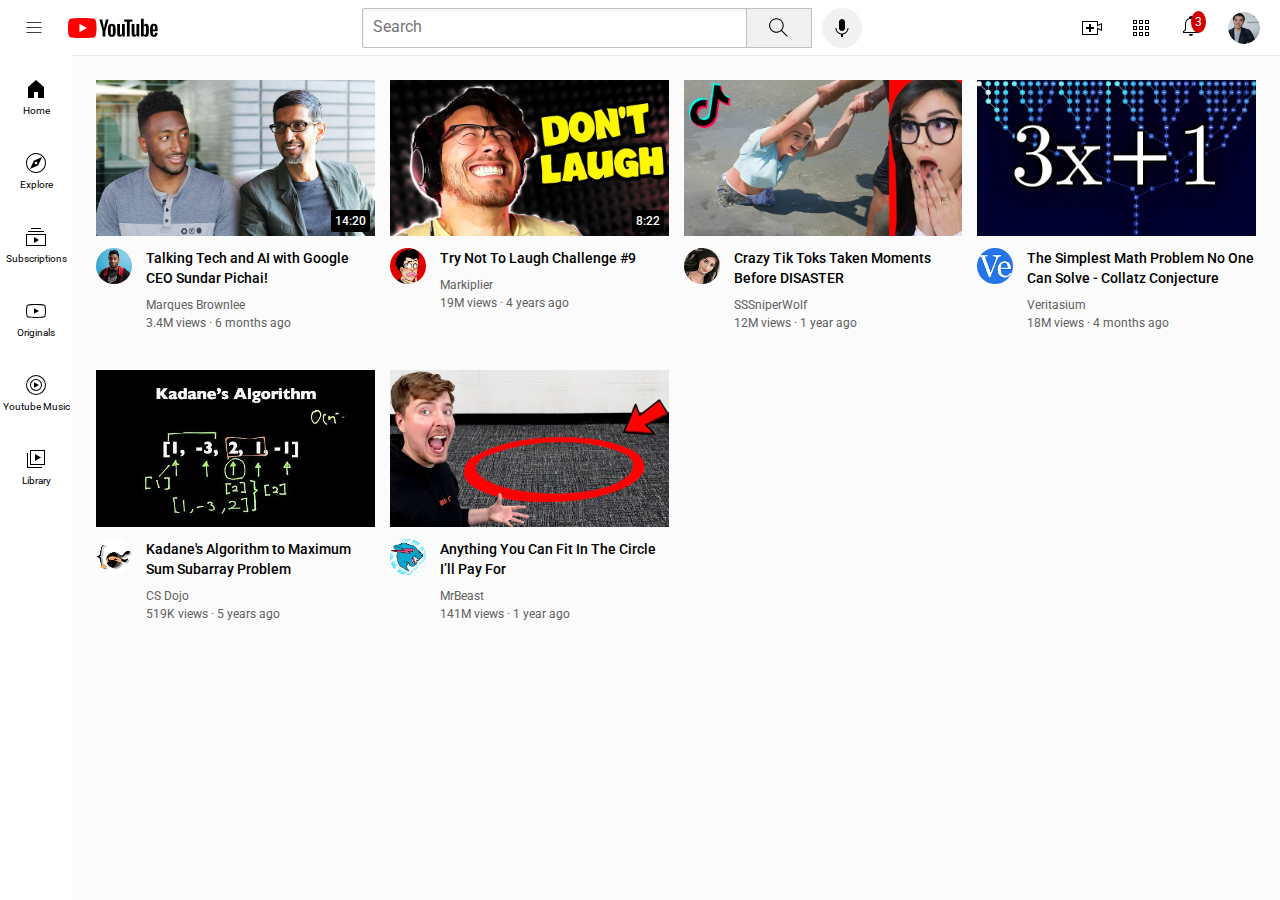
<file: index.html>
<!DOCTYPE html>
<html>
  <head>
    <title>Youtube</title>
    <link rel="preconnect" href="https://fonts.googleapis.com">
    <link rel="preconnect" href="https://fonts.gstatic.com" crossorigin>
    <link href="https://fonts.googleapis.com/css2?family=Roboto:wght@400;500;700&display=swap" rel="stylesheet">
    <link rel="stylesheet" href="styles/video.css">
    <link rel="stylesheet" href="styles/header.css">
    <link rel="stylesheet" href="styles/general.css">
    <link rel="stylesheet" href="styles/sidebar.css">

  </head>
  <body>

    <div class="header">
      <div class="left-section">
        <img class="hamburger-menu" src="icons/hamburger-menu.svg">
        <img class="youtube-logo" src="icons/youtube-logo.svg">
      </div>
      <div class="middle-section">
        <input class="search-bar" type="text" placeholder="Search">
        <button class="search-button">
          <img class="search-icon" src="icons/search.svg">
          <div class="tooltip">Search</div>
        </button>
        <button class="voice-search-button">
          <img class="voice-search-icon" src="icons/voice-search-icon.svg">
          <div class="tooltip">Search with your voice</div>
        </button>
      </div>    
      <div class="right-section">
        <div class="upload-icon-container">
          <img class="upload-icon" src="icons/upload.svg">
          <div class="tooltip">Create</div>
        </div>
        <img class="youtube-apps-icon" src="icons/youtube-apps.svg">
        <div class="notifications-icon-container">
          <img class="notifications-icon" src="icons/notifications.svg">
          <div class="notifications-icon-count">3</div>
        </div>
        <img class="current-user-picture" src="channel-pictures/my-channel.jpeg">
      </div>
    </div>

    <div class="side-bar">
      <div class="side-bar-link">
        <img class="" src="icons/home.svg">
        <div>Home</div>
      </div>
      <div class="side-bar-link">
        <img class="" src="icons/explore.svg">
        <div>Explore</div>
      </div>
      <div class="side-bar-link">
        <img class="" src="icons/subscriptions.svg">
        <div>Subscriptions</div>
      </div>
      <div class="side-bar-link">
        <img class="" src="icons/originals.svg">
        <div>Originals</div>
      </div>
      <div class="side-bar-link">
        <img class="" src="icons/youtube-music.svg">
        <div>Youtube Music</div>
      </div>
      <div class="side-bar-link">
        <img class="" src="icons/library.svg">
        <div>Library</div>
      </div>
    </div>

    <div class="video-grid">

      <div class="video-preview">
        <div class="thumbnail-row">
          <a target="_blank" class="thumbnail-link" href="https://www.youtube.com/watch?v=n2RNcPRtAiY"></a>
          <img src="thumbnails/thumbnail-1.webp" class="thumbnail">
          <div class="video-time">14:20</div>
        </div>
        <div class="video-info-grid">
          <div class="channel-picture"> 
            <img class="profile-picture" src="channel-pictures/channel-1.jpeg"> 
          </div>
          <div class="video-info">
            <a target="_blank" class="thumbnail-link" href="https://www.youtube.com/watch?v=n2RNcPRtAiY"></a>
            <p class="video-title">
              Talking Tech and AI with Google CEO Sundar Pichai! 
            </p>
            <p class="video-author">
              Marques Brownlee 
            </p>
            <p class="video-stats">
              3.4M views · 6 months ago
            </p>
          </div>
        </div>
      </div>
  
      <div class="video-preview">
        <div class="thumbnail-row">
          <div class="video-time">8:22</div>
          <a target="_blank" class="thumbnail-link" href="https://www.youtube.com/watch?v=mP0RAo9SKZk"></a>
          <img class="thumbnail" src="thumbnails/thumbnail-2.webp">
        </div>
        <div class="video-info-grid">
          <div class="channel-picture">
            <img class="profile-picture" src="channel-pictures/channel-2.jpeg">
          </div>
          <div class="video-info">
            <a target="_blank" class="thumbnail-link" href="https://www.youtube.com/watch?v=mP0RAo9SKZk"></a>
            <p class="video-title">
              Try Not To Laugh Challenge #9
            </p>
            <p class="video-author">
              Markiplier
            </p>
            <p class="video-stats">
              19M views · 4 years ago
            </p>
          </div>
        </div>
      </div>
  
      <div class="video-preview">
        <div class="thumbnail-row">
          <img src="thumbnails/thumbnail-3.webp" class="thumbnail">
        </div>
        <div class="video-info-grid">
          <div class="channel-picture"> 
            <img class="profile-picture" src="channel-pictures/channel-3.jpeg"> 
          </div>
          <div class="video-info">
            <p class="video-title">
              Crazy Tik Toks Taken Moments Before DISASTER
            </p>
            <p class="video-author">
              SSSniperWolf
            </p>
            <p class="video-stats">
              12M views · 1 year ago
            </p>
          </div>
        </div>
      </div>
  
      <div class="video-preview">
        <div class="thumbnail-row">
          <img class="thumbnail" src="thumbnails/thumbnail-4.webp">
        </div>
        <div class="video-info-grid">
          <div class="channel-picture">
            <img class="profile-picture" src="channel-pictures/channel-4.jpeg">
          </div>
          <div class="video-info">
            <p class="video-title">
              The Simplest Math Problem No One Can Solve - Collatz Conjecture
            </p>
            <p class="video-author">
              Veritasium
            </p>
            <p class="video-stats">
              18M views · 4 months ago
            </p>
          </div>
        </div>
      </div>
  
      <div class="video-preview">
        <div class="thumbnail-row">
          <img src="thumbnails/thumbnail-5.webp" class="thumbnail">
        </div>
        <div class="video-info-grid">
          <div class="channel-picture"> 
            <img class="profile-picture" src="channel-pictures/channel-5.jpeg"> 
          </div>
          <div class="video-info">
            <p class="video-title">
              Kadane's Algorithm to Maximum Sum Subarray Problem
            </p>
            <p class="video-author">
              CS Dojo
            </p>
            <p class="video-stats">
              519K views · 5 years ago
            </p>
          </div>
        </div>
      </div>
  
      <div class="video-preview">
        <div class="thumbnail-row">
          <img class="thumbnail" src="thumbnails/thumbnail-6.webp">
        </div>
        <div class="video-info-grid">
          <div class="channel-picture">
            <img class="profile-picture" src="channel-pictures/channel-6.jpeg">
          </div>
          <div class="video-info">
            <p class="video-title">
              Anything You Can Fit In The Circle I’ll Pay For
            </p>
            <p class="video-author">
              MrBeast
            </p>
            <p class="video-stats">
              141M views · 1 year ago
            </p>
          </div>
        </div>
      </div>

    </div>
  </body>
</html>
</file>
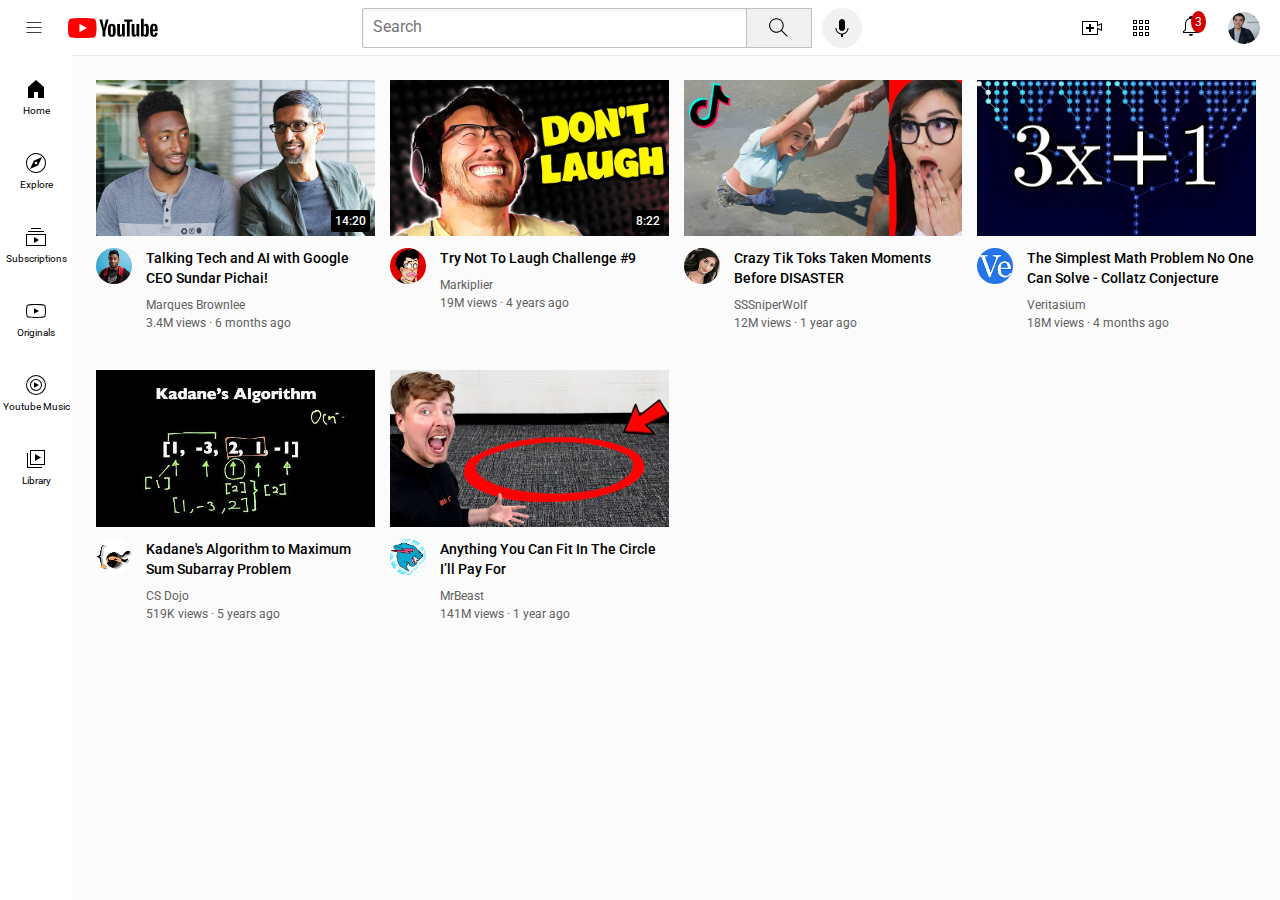
<file: youtube.html>
<!DOCTYPE html>
<html>
  <head>
    <title>Youtube</title>
    <link rel="preconnect" href="https://fonts.googleapis.com">
    <link rel="preconnect" href="https://fonts.gstatic.com" crossorigin>
    <link href="https://fonts.googleapis.com/css2?family=Roboto:wght@400;500;700&display=swap" rel="stylesheet">
    <link rel="stylesheet" href="styles/video.css">
    <link rel="stylesheet" href="styles/header.css">
    <link rel="stylesheet" href="styles/general.css">
    <link rel="stylesheet" href="styles/sidebar.css">

  </head>
  <body>

    <div class="header">
      <div class="left-section">
        <img class="hamburger-menu" src="icons/hamburger-menu.svg">
        <img class="youtube-logo" src="icons/youtube-logo.svg">
      </div>
      <div class="middle-section">
        <input class="search-bar" type="text" placeholder="Search">
        <button class="search-button">
          <img class="search-icon" src="icons/search.svg">
          <div class="tooltip">Search</div>
        </button>
        <button class="voice-search-button">
          <img class="voice-search-icon" src="icons/voice-search-icon.svg">
          <div class="tooltip">Search with your voice</div>
        </button>
      </div>    
      <div class="right-section">
        <div class="upload-icon-container">
          <img class="upload-icon" src="icons/upload.svg">
          <div class="tooltip">Create</div>
        </div>
        <img class="youtube-apps-icon" src="icons/youtube-apps.svg">
        <div class="notifications-icon-container">
          <img class="notifications-icon" src="icons/notifications.svg">
          <div class="notifications-icon-count">3</div>
        </div>
        <img class="current-user-picture" src="channel-pictures/my-channel.jpeg">
      </div>
    </div>

    <div class="side-bar">
      <div class="side-bar-link">
        <img class="" src="icons/home.svg">
        <div>Home</div>
      </div>
      <div class="side-bar-link">
        <img class="" src="icons/explore.svg">
        <div>Explore</div>
      </div>
      <div class="side-bar-link">
        <img class="" src="icons/subscriptions.svg">
        <div>Subscriptions</div>
      </div>
      <div class="side-bar-link">
        <img class="" src="icons/originals.svg">
        <div>Originals</div>
      </div>
      <div class="side-bar-link">
        <img class="" src="icons/youtube-music.svg">
        <div>Youtube Music</div>
      </div>
      <div class="side-bar-link">
        <img class="" src="icons/library.svg">
        <div>Library</div>
      </div>
    </div>

    <div class="video-grid">

      <div class="video-preview">
        <div class="thumbnail-row">
          <a target="_blank" class="thumbnail-link" href="https://www.youtube.com/watch?v=n2RNcPRtAiY"></a>
          <img src="thumbnails/thumbnail-1.webp" class="thumbnail">
          <div class="video-time">14:20</div>
        </div>
        <div class="video-info-grid">
          <div class="channel-picture"> 
            <img class="profile-picture" src="channel-pictures/channel-1.jpeg"> 
          </div>
          <div class="video-info">
            <a target="_blank" class="thumbnail-link" href="https://www.youtube.com/watch?v=n2RNcPRtAiY"></a>
            <p class="video-title">
              Talking Tech and AI with Google CEO Sundar Pichai! 
            </p>
            <p class="video-author">
              Marques Brownlee 
            </p>
            <p class="video-stats">
              3.4M views · 6 months ago
            </p>
          </div>
        </div>
      </div>
  
      <div class="video-preview">
        <div class="thumbnail-row">
          <div class="video-time">8:22</div>
          <a target="_blank" class="thumbnail-link" href="https://www.youtube.com/watch?v=mP0RAo9SKZk"></a>
          <img class="thumbnail" src="thumbnails/thumbnail-2.webp">
        </div>
        <div class="video-info-grid">
          <div class="channel-picture">
            <img class="profile-picture" src="channel-pictures/channel-2.jpeg">
          </div>
          <div class="video-info">
            <a target="_blank" class="thumbnail-link" href="https://www.youtube.com/watch?v=mP0RAo9SKZk"></a>
            <p class="video-title">
              Try Not To Laugh Challenge #9
            </p>
            <p class="video-author">
              Markiplier
            </p>
            <p class="video-stats">
              19M views · 4 years ago
            </p>
          </div>
        </div>
      </div>
  
      <div class="video-preview">
        <div class="thumbnail-row">
          <img src="thumbnails/thumbnail-3.webp" class="thumbnail">
        </div>
        <div class="video-info-grid">
          <div class="channel-picture"> 
            <img class="profile-picture" src="channel-pictures/channel-3.jpeg"> 
          </div>
          <div class="video-info">
            <p class="video-title">
              Crazy Tik Toks Taken Moments Before DISASTER
            </p>
            <p class="video-author">
              SSSniperWolf
            </p>
            <p class="video-stats">
              12M views · 1 year ago
            </p>
          </div>
        </div>
      </div>
  
      <div class="video-preview">
        <div class="thumbnail-row">
          <img class="thumbnail" src="thumbnails/thumbnail-4.webp">
        </div>
        <div class="video-info-grid">
          <div class="channel-picture">
            <img class="profile-picture" src="channel-pictures/channel-4.jpeg">
          </div>
          <div class="video-info">
            <p class="video-title">
              The Simplest Math Problem No One Can Solve - Collatz Conjecture
            </p>
            <p class="video-author">
              Veritasium
            </p>
            <p class="video-stats">
              18M views · 4 months ago
            </p>
          </div>
        </div>
      </div>
  
      <div class="video-preview">
        <div class="thumbnail-row">
          <img src="thumbnails/thumbnail-5.webp" class="thumbnail">
        </div>
        <div class="video-info-grid">
          <div class="channel-picture"> 
            <img class="profile-picture" src="channel-pictures/channel-5.jpeg"> 
          </div>
          <div class="video-info">
            <p class="video-title">
              Kadane's Algorithm to Maximum Sum Subarray Problem
            </p>
            <p class="video-author">
              CS Dojo
            </p>
            <p class="video-stats">
              519K views · 5 years ago
            </p>
          </div>
        </div>
      </div>
  
      <div class="video-preview">
        <div class="thumbnail-row">
          <img class="thumbnail" src="thumbnails/thumbnail-6.webp">
        </div>
        <div class="video-info-grid">
          <div class="channel-picture">
            <img class="profile-picture" src="channel-pictures/channel-6.jpeg">
          </div>
          <div class="video-info">
            <p class="video-title">
              Anything You Can Fit In The Circle I’ll Pay For
            </p>
            <p class="video-author">
              MrBeast
            </p>
            <p class="video-stats">
              141M views · 1 year ago
            </p>
          </div>
        </div>
      </div>

    </div>
  </body>
</html>
</file>
<file: styles/video.css>
.thumbnail{
  width: 100%;
}

.profile-picture{
  width: 36px;
  border-radius: 50px;
}
.video-title{
  margin-top: 0;
  font-size: 14px;
  font-weight: 500;
  line-height: 20px;
  margin-bottom: 10px;
}
.thumbnail-row{
  margin-bottom: 8px;
  position: relative;
}
.video-author,      
.video-stats{
  font-size: 12px;
  color: rgb(96,96,96);
}
.video-author{
  margin-bottom: 4px;
}
.video-info-grid{
  display: grid;
  width: 100%;
  grid-template-columns: 50px 1fr;
}
.video-grid{
  display: grid;
  grid-template-columns: 1fr 1fr 1fr;
  column-gap: 15px;
  row-gap: 40px;
}
@media(max-width: 750px){
  .video-grid{
    grid-template-columns: 1fr 1fr;
  }
}
@media(min-width:1000px){
  .video-grid{
    grid-template-columns: 1fr 1fr 1fr 1fr;
  }
}
@media(min-width: 751px) and (max-width:999px){
  .video-grid{
    grid-template-columns: 1fr 1fr 1fr;
  }
}
.video-time{
  background-color: black;
  color: white;
  position: absolute;
  bottom: 8px;
  right: 5px;
  font-size: 12px;
  font-weight: 500;
  font-family: Roboto,Arial;
  padding: 4px;
  border-radius: 2px;
}

.thumbnail-link{
  position: absolute;
  display: block;
  background-color: lightblue;
  width: 100%;
  height: 100%;
  opacity: 0;
}
.video-info{
  position: relative;
}
</file>
<file: styles/header.css>
.header{
  height: 55px;
  display: flex;
  flex-direction: row;
  justify-content: space-between;
  position: fixed;
  top: 0;
  left: 0;
  right: 0;
  border-bottom-width: 1px ;
  border-bottom-style: solid;
  border-bottom-color: rgb(231, 231, 231);
  z-index: 100;
  background-color: white;
}
.left-section{
  align-items: center;
  display: flex;
}
.hamburger-menu{
  height: 20px;
  margin-left: 24px;
  margin-right: 24px;
}
.youtube-logo{
  height: 20px;
}
.middle-section{
  flex: 1;
  margin-right: 35px;
  max-width: 500px;
  margin-left: 20px;
  display: flex;
  flex-direction: row;
  align-items: center;
}
.search-bar{
  flex: 1;
  width: 0;
  height: 36px;
  padding-left: 10px;
  font: 16px;
  border-width: 1px;
  border-style: solid;
  border-radius: 2px;
  box-shadow: inset 1px 2px 3px rgba(0, 0 ,0 ,0.05);
  border-color: rgb(192, 192, 192);
}
.search-bar::placeholder{
  font-family: Roboto,Arail;
  font-size: 16px;
}
.search-icon{
  height: 25px;
}
.search-button,
.voice-search-button,
.upload-icon-container{
  position: relative;
  display: flex;
  justify-content: center;
  align-items: center;
}
.search-button{
  height: 40px;
  width: 66px;
  border-width: 1px;
  border-style: solid;
  margin-left: -1px;
  margin-right: 10px;
  border-color: rgb(192 192 192) ;
  background-color: rgb(240, 240, 240);
}
.search-button .tooltip,
.voice-search-button .tooltip,
.upload-icon-container .tooltip{
  position: absolute;
  font-family: Roboto,Arial;
  background-color: gray;
  color: white;
  padding-top: 4px;
  padding-bottom: 4px;
  padding-left: 8px;
  padding-right: 8px;
  border-radius: 2px;
  font-size: 12px;
  bottom: -28px;
  opacity: 0;
  pointer-events: none;
  transition: opacity 0.15s;
  white-space: nowrap;
}
.search-button:hover .tooltip,
.voice-search-button:hover .tooltip,
.upload-icon-container:hover .tooltip {
  opacity: 1;
}
.voice-search-icon{
  height: 24px;
}
.voice-search-button{
  height: 40px;
  width: 40px;
  border-radius: 20px;
  border: none;
  background-color: rgb(242, 241, 241);

}
.right-section{
  width: 180px;
  margin-right: 20px;
  display: flex;
  align-items: center;
  justify-content: space-between;
  flex-shrink: 0;
}
.upload-icon{
  height: 24px;
}
.youtube-apps-icon{
  height: 24px;
}
.notifications-icon{
  height: 24px;
}
.current-user-picture{
  height: 32px;
  border-radius: 16px;
}
.notifications-icon-container{
  position: relative;
}
.notifications-icon-count{
  position: absolute;
  background-color: rgb(206, 0, 0);
  color: white;
  font-size: 12px;
  padding: 4px;
  top: -3px;
  right: -3px;
  font-family: Roboto,Arial;
  border-radius: 50%;
}
</file>
<file: styles/general.css>
p{
  font-family: Roboto,Arial;
  margin-top: 0;
  margin-bottom: 0;
}
body{
  margin: 0;
  padding-top: 80px;
  padding-right: 24px;
  padding-left: 96px;
  background-color: rgba(234, 234, 234, 0.208);
}
</file>
<file: styles/sidebar.css>
.side-bar{
  position: fixed;
  left: 0;
  bottom: 0;
  top: 55px;
  background-color: white;
  width: 72px;
  z-index: 200;
  padding-top: 4px;
}
.side-bar-link{
  background-color: white;
  height: 74px;
  display: flex;
  justify-content: center;
  align-items: center;
  flex-direction: column;
}
.side-bar-link:hover{
  cursor: pointer;
  background-color: lightgrey;
}
.side-bar-link img{
  height: 24px;
  margin-bottom: 4px;
}
.side-bar-link div{
  font-family: Roboto,Arial;
  font-size: 10px;
}
</file>
